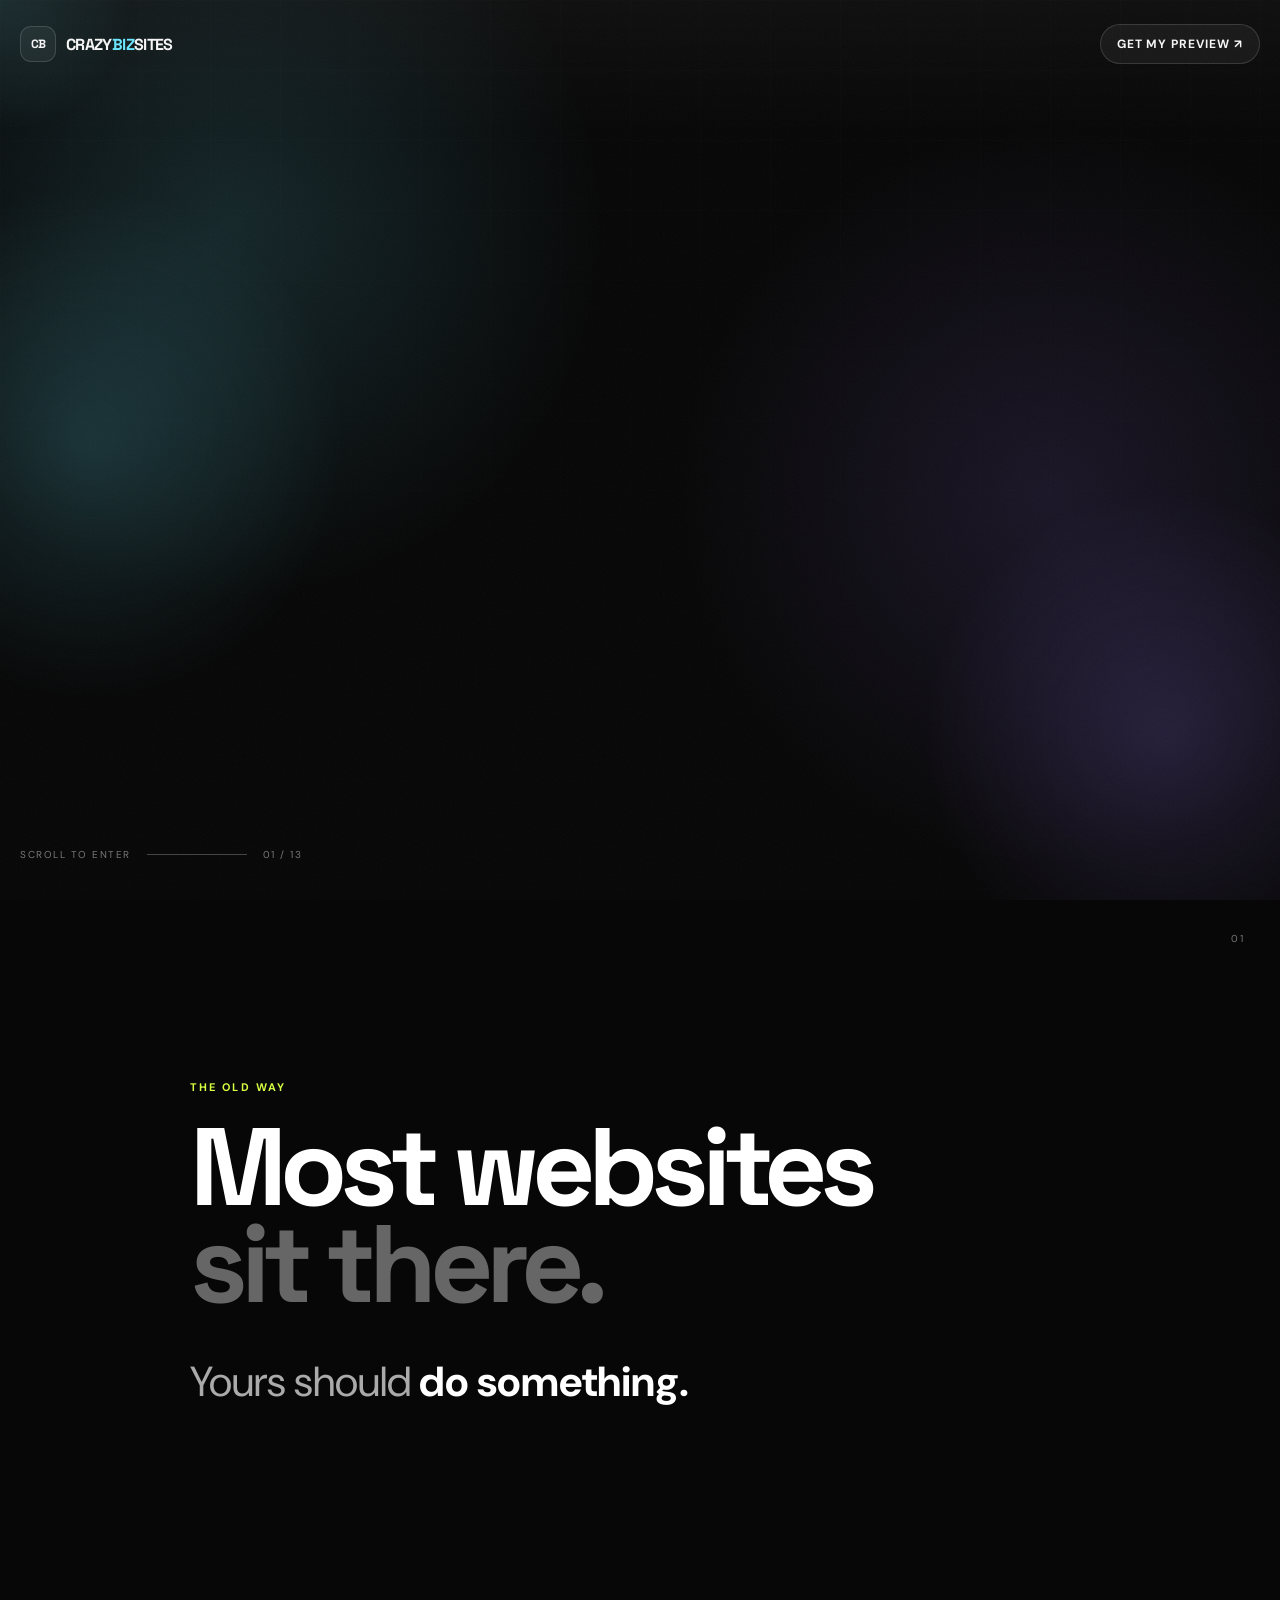
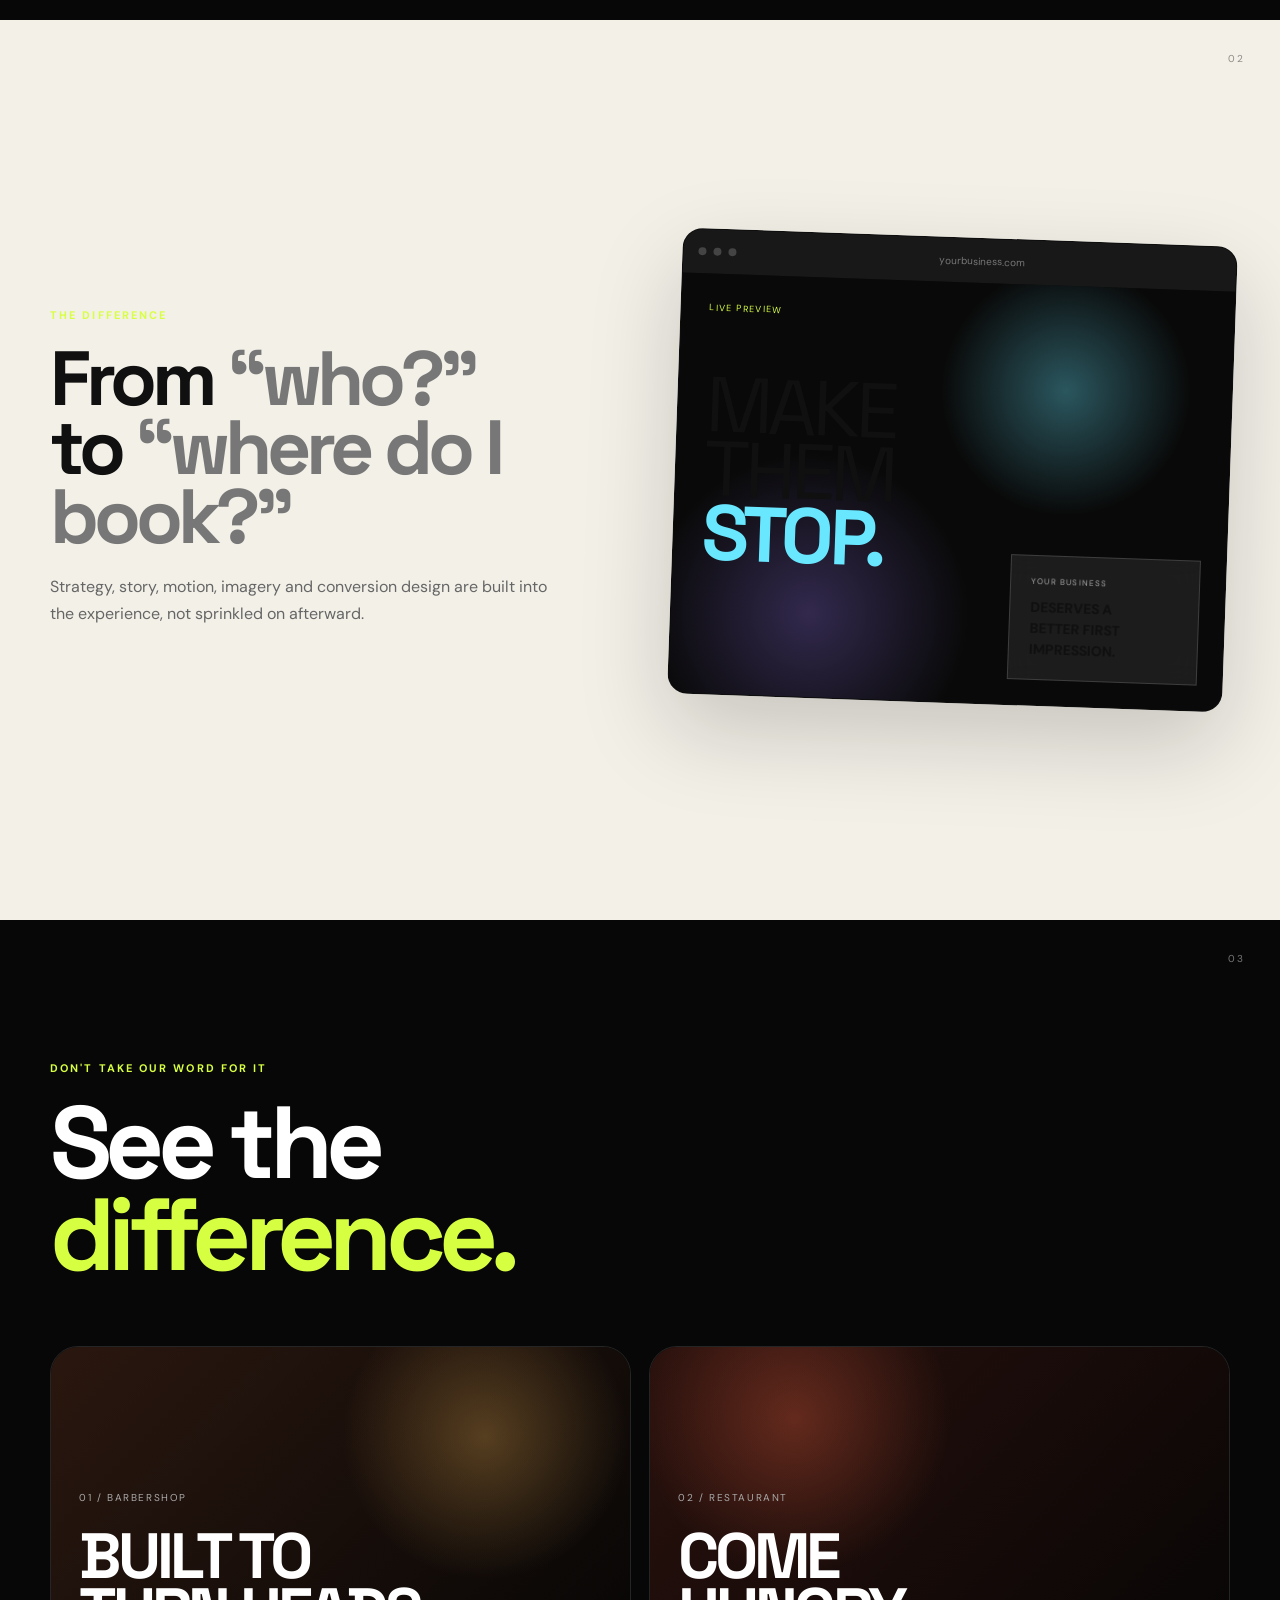
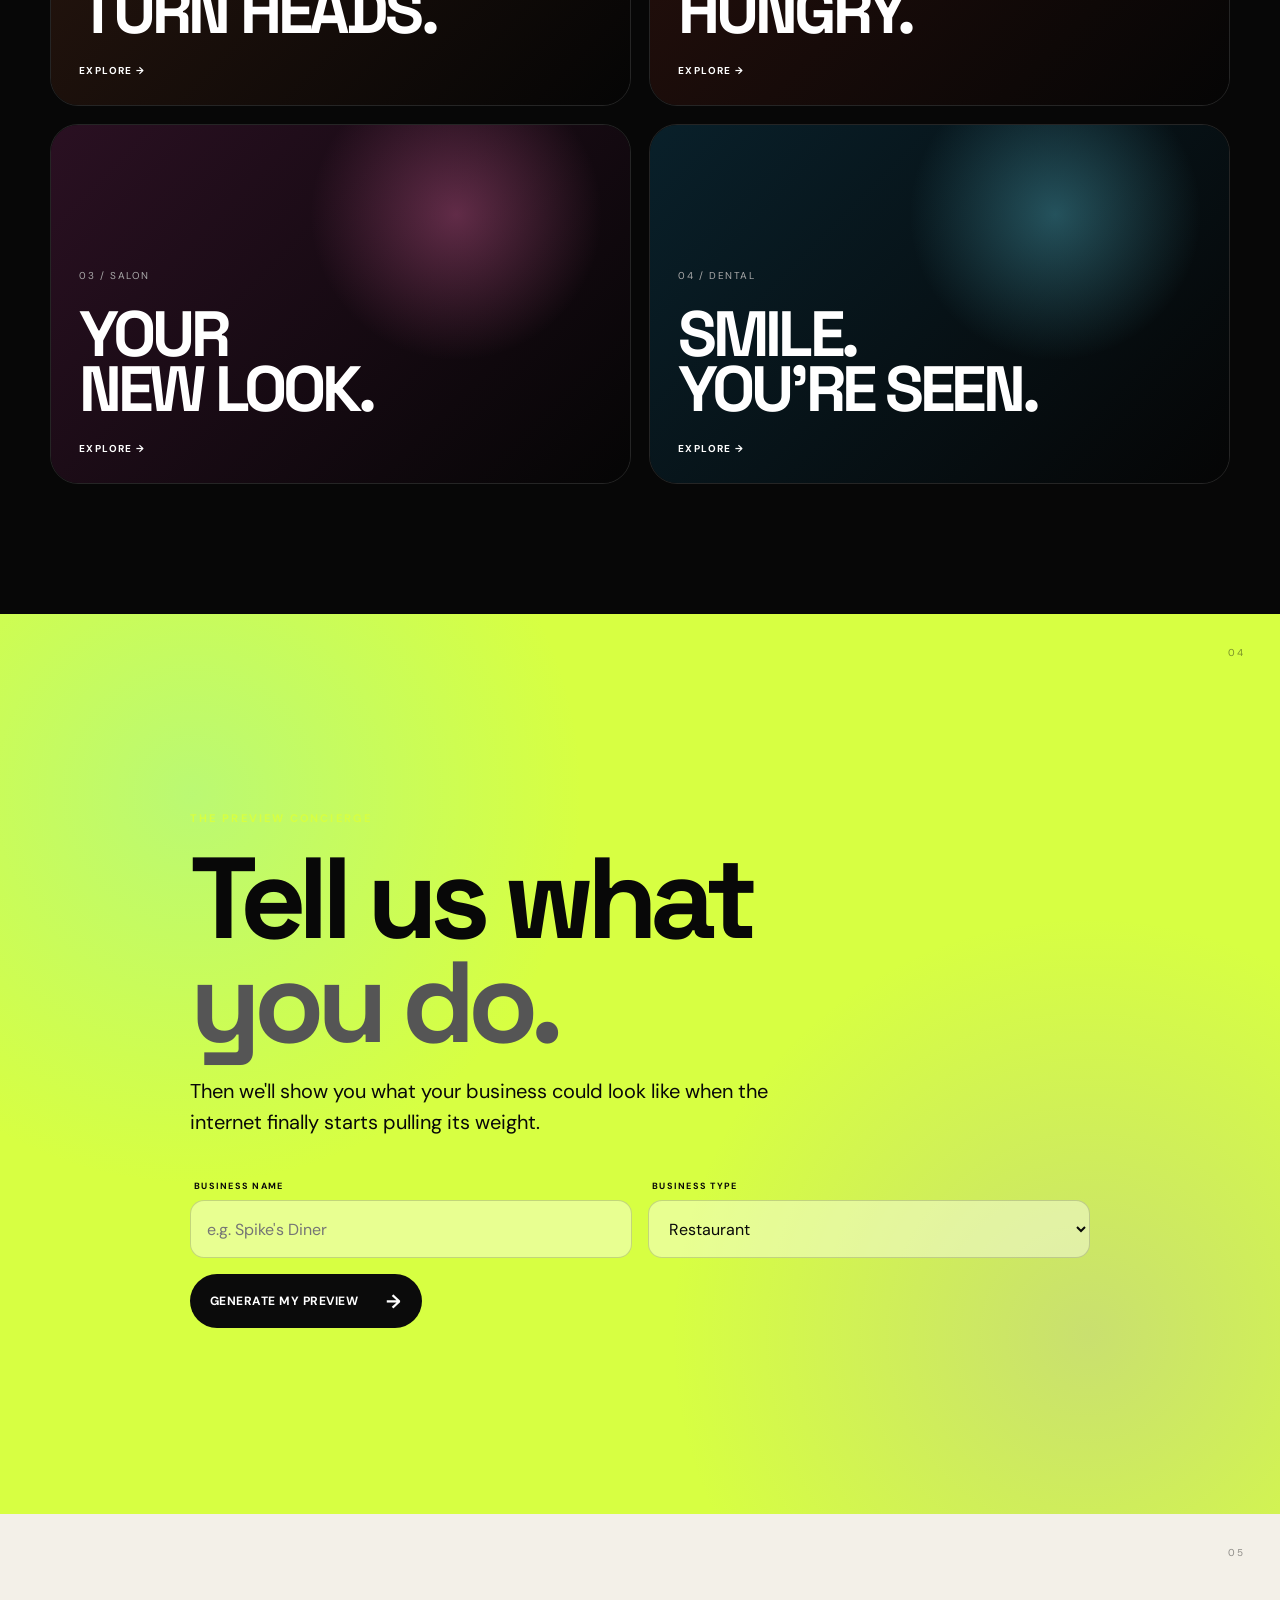
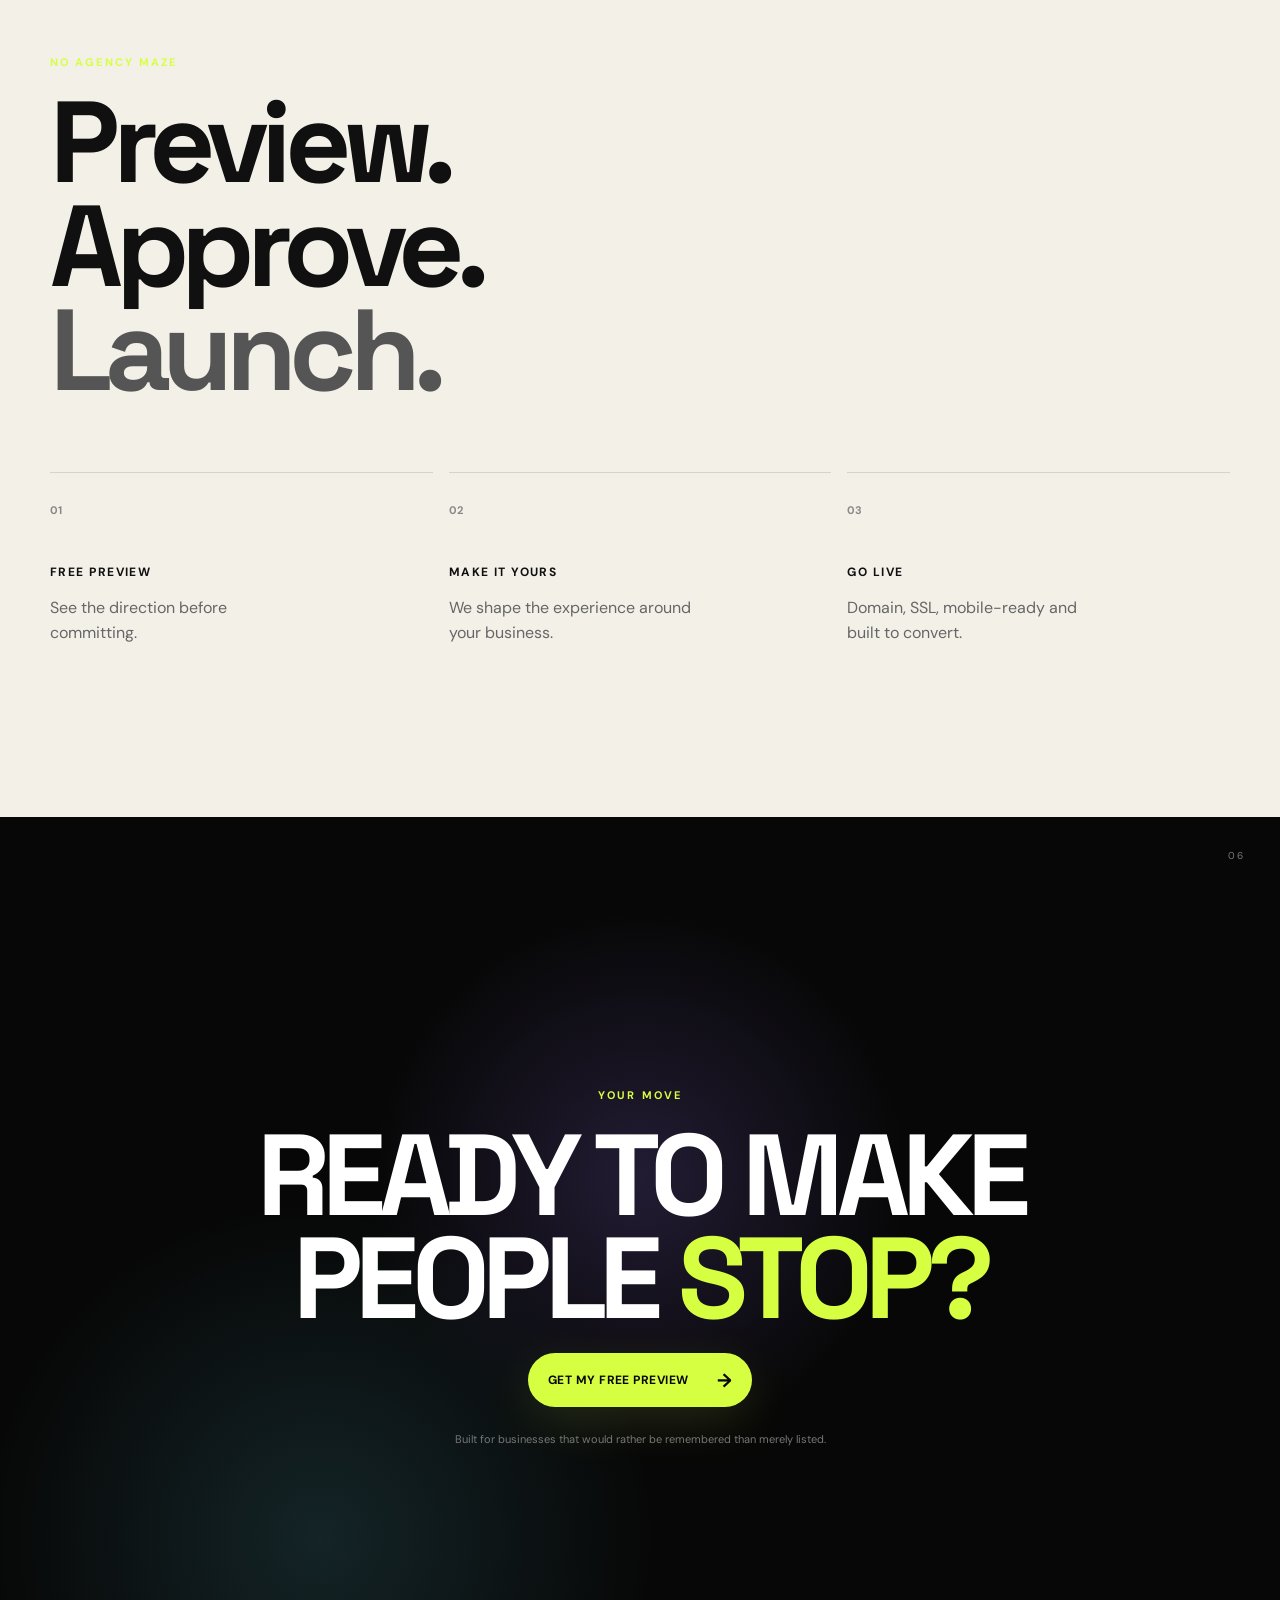
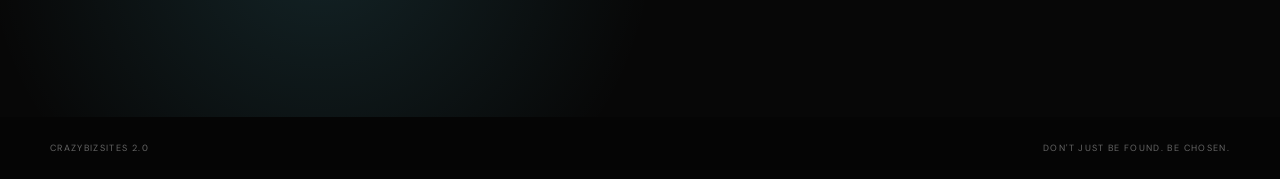
<file: crazybizsites_2_0_file_01_index.html>
<!DOCTYPE html>
<html lang="en">
<head>
  <meta charset="UTF-8" />
  <meta name="viewport" content="width=device-width, initial-scale=1.0" />
  <meta name="theme-color" content="#070707" />
  <meta name="description" content="CrazyBizSites 2.0 — websites engineered to make businesses impossible to ignore." />
  <title>CrazyBizSites 2.0 — Don't Just Be Found. Be Chosen.</title>
  <link rel="preconnect" href="https://fonts.googleapis.com">
  <link rel="preconnect" href="https://fonts.gstatic.com" crossorigin>
  <link href="https://fonts.googleapis.com/css2?family=DM+Sans:wght@400;500;600;700&family=Space+Grotesk:wght@400;500;600;700&display=swap" rel="stylesheet">
  <link rel="stylesheet" href="styles.css">
</head>

<body>
  <div class="site-noise" aria-hidden="true"></div>
  <div class="cursor-glow" aria-hidden="true"></div>

  <!-- CINEMATIC INTRO -->
  <header class="hero" id="top">
    <div class="hero-media" aria-hidden="true">
      <div class="hero-orb hero-orb-a"></div>
      <div class="hero-orb hero-orb-b"></div>
      <div class="hero-grid"></div>
      <div class="hero-scan"></div>
    </div>

    <nav class="nav">
      <a class="brand" href="#top" aria-label="CrazyBizSites home">
        <span class="brand-mark">CB</span>
        <span>CRAZY<span>BIZ</span>SITES</span>
      </a>
      <a class="nav-cta" href="#preview">GET MY PREVIEW <span>↗</span></a>
    </nav>

    <div class="hero-content">
      <p class="eyebrow reveal">YOUR BUSINESS. YOUR FIRST IMPRESSION.</p>

      <h1 class="hero-title reveal">
        DON'T JUST<br>
        <span>BE FOUND.</span><br>
        <em>BE CHOSEN.</em>
      </h1>

      <p class="hero-copy reveal">
        We turn local businesses into the kind of brands people stop scrolling for.
      </p>

      <div class="hero-actions reveal">
        <a class="button button-primary" href="#preview">
          <span>SEE WHAT YOUR BUSINESS COULD LOOK LIKE</span>
          <b>→</b>
        </a>
        <a class="text-link" href="#showcase">WATCH THE EXPERIENCE ↓</a>
      </div>
    </div>

    <div class="hero-bottom">
      <span>SCROLL TO ENTER</span>
      <span class="scroll-line"></span>
      <span>01 / 13</span>
    </div>
  </header>

  <!-- THE FIRST PUNCH -->
  <main>
    <section class="statement section-dark" id="experience">
      <div class="section-number">01</div>
      <div class="statement-wrap">
        <p class="kicker">THE OLD WAY</p>
        <h2>Most websites<br><span>sit there.</span></h2>
        <p class="statement-large">
          Yours should <strong>do something.</strong>
        </p>
      </div>
    </section>

    <!-- VISUAL TRANSFORMATION -->
    <section class="transformation section-light">
      <div class="section-number">02</div>
      <div class="transformation-copy">
        <p class="kicker">THE DIFFERENCE</p>
        <h2>From <span>“who?”</span><br>to <span>“where do I book?”</span></h2>
        <p>
          Strategy, story, motion, imagery and conversion design are built into the experience,
          not sprinkled on afterward.
        </p>
      </div>

      <div class="fake-browser" aria-label="Animated website preview">
        <div class="browser-bar">
          <i></i><i></i><i></i>
          <span>yourbusiness.com</span>
        </div>
        <div class="browser-stage">
          <div class="stage-tag">LIVE PREVIEW</div>
          <div class="stage-title">MAKE<br>THEM<br><b>STOP.</b></div>
          <div class="stage-card">
            <span>YOUR BUSINESS</span>
            <strong>DESERVES A<br>BETTER FIRST<br>IMPRESSION.</strong>
          </div>
        </div>
      </div>
    </section>

    <!-- SHOWCASE -->
    <section class="showcase section-dark" id="showcase">
      <div class="section-number">03</div>
      <div class="section-heading">
        <p class="kicker">DON'T TAKE OUR WORD FOR IT</p>
        <h2>See the<br><span>difference.</span></h2>
      </div>

      <div class="showcase-grid">
        <article class="showcase-card card-barber">
          <div class="card-glow"></div>
          <p>01 / BARBERSHOP</p>
          <h3>BUILT TO<br>TURN HEADS.</h3>
          <span>EXPLORE →</span>
        </article>

        <article class="showcase-card card-diner">
          <div class="card-glow"></div>
          <p>02 / RESTAURANT</p>
          <h3>COME<br>HUNGRY.</h3>
          <span>EXPLORE →</span>
        </article>

        <article class="showcase-card card-salon">
          <div class="card-glow"></div>
          <p>03 / SALON</p>
          <h3>YOUR<br>NEW LOOK.</h3>
          <span>EXPLORE →</span>
        </article>

        <article class="showcase-card card-dental">
          <div class="card-glow"></div>
          <p>04 / DENTAL</p>
          <h3>SMILE.<br>YOU'RE SEEN.</h3>
          <span>EXPLORE →</span>
        </article>
      </div>
    </section>

    <!-- CONCIERGE -->
    <section class="concierge section-accent" id="preview">
      <div class="section-number">04</div>
      <div class="concierge-inner">
        <p class="kicker">THE PREVIEW CONCIERGE</p>
        <h2>Tell us what<br><span>you do.</span></h2>
        <p>
          Then we'll show you what your business could look like when the internet finally
          starts pulling its weight.
        </p>

        <form class="preview-form" id="previewForm">
          <label>
            <span>BUSINESS NAME</span>
            <input id="businessName" name="businessName" type="text" placeholder="e.g. Spike's Diner" autocomplete="organization" required>
          </label>

          <label>
            <span>BUSINESS TYPE</span>
            <select id="businessType" name="businessType">
              <option>Restaurant</option>
              <option>Barbershop</option>
              <option>Salon</option>
              <option>Dentist</option>
              <option>Fitness</option>
              <option>Auto</option>
              <option>Other</option>
            </select>
          </label>

          <button class="button button-dark" type="submit">
            <span>GENERATE MY PREVIEW</span><b>→</b>
          </button>
        </form>

        <div class="preview-result" id="previewResult" hidden>
          <span>PREVIEW QUEUED</span>
          <strong id="previewName">YOUR BUSINESS</strong>
          <p>Next layer: your visual world.</p>
        </div>
      </div>
    </section>

    <!-- OFFER -->
    <section class="offer section-light">
      <div class="section-number">05</div>
      <p class="kicker">NO AGENCY MAZE</p>
      <h2>Preview.<br>Approve.<br><span>Launch.</span></h2>

      <div class="offer-steps">
        <div><b>01</b><span>FREE PREVIEW</span><p>See the direction before committing.</p></div>
        <div><b>02</b><span>MAKE IT YOURS</span><p>We shape the experience around your business.</p></div>
        <div><b>03</b><span>GO LIVE</span><p>Domain, SSL, mobile-ready and built to convert.</p></div>
      </div>
    </section>

    <!-- FINAL PUNCH -->
    <section class="finale section-dark">
      <div class="finale-bg"></div>
      <div class="section-number">06</div>
      <div class="finale-content">
        <p class="kicker">YOUR MOVE</p>
        <h2>READY TO MAKE<br>PEOPLE <span>STOP?</span></h2>
        <a class="button button-primary" href="#preview">
          <span>GET MY FREE PREVIEW</span><b>→</b>
        </a>
        <p class="fine-print">Built for businesses that would rather be remembered than merely listed.</p>
      </div>
    </section>
  </main>

  <footer class="footer">
    <span>CRAZYBIZSITES 2.0</span>
    <span>DON'T JUST BE FOUND. BE CHOSEN.</span>
  </footer>

  <script src="script.js"></script>
</body>
</html>
</file>
<file: styles.css>
@import url('https://fonts.googleapis.com/css2?family=DM+Sans:wght@400;500;600;700&family=Space+Grotesk:wght@400;500;600;700&display=swap');

:root{
  --bg:#070707;
  --paper:#f3f0e8;
  --ink:#101010;
  --muted:#9d9d9d;
  --white:#f7f7f7;
  --lime:#d7ff42;
  --cyan:#69e7ff;
  --violet:#9d7cff;
  --pink:#ff72b7;
  --line:rgba(255,255,255,.14);
  --dark-line:rgba(0,0,0,.12);
  --max:1240px;
  --radius:28px;
}
*{box-sizing:border-box}
html{scroll-behavior:smooth}
body{
  margin:0;
  background:var(--bg);
  color:var(--white);
  font-family:"DM Sans",sans-serif;
  overflow-x:hidden;
}
body:before{
  content:"";
  position:fixed;
  inset:0;
  pointer-events:none;
  z-index:20;
  opacity:.035;
  background-image:url("data:image/svg+xml,%3Csvg xmlns='http://www.w3.org/2000/svg' width='180' height='180'%3E%3Cfilter id='n'%3E%3CfeTurbulence type='fractalNoise' baseFrequency='.8' numOctaves='3' stitchTiles='stitch'/%3E%3C/filter%3E%3Crect width='100%25' height='100%25' filter='url(%23n)'/%3E%3C/svg%3E");
}
a{color:inherit;text-decoration:none}
button,input,select{font:inherit}
button{cursor:pointer}
::selection{background:var(--lime);color:#000}
.site-noise{position:fixed;inset:0;pointer-events:none;z-index:30;opacity:.035}
.cursor-glow{
  position:fixed;
  width:280px;height:280px;
  border-radius:50%;
  pointer-events:none;
  z-index:1;
  background:radial-gradient(circle,rgba(105,231,255,.12),transparent 68%);
  transform:translate(-50%,-50%);
}
.hero{
  min-height:100svh;
  position:relative;
  display:flex;
  flex-direction:column;
  overflow:hidden;
  background:
    radial-gradient(circle at 18% 25%,rgba(105,231,255,.14),transparent 30%),
    radial-gradient(circle at 82% 55%,rgba(157,124,255,.13),transparent 32%),
    #070707;
}
.hero-media{position:absolute;inset:0;overflow:hidden}
.hero-orb{
  position:absolute;
  border-radius:50%;
  filter:blur(8px);
  opacity:.8;
}
.hero-orb-a{
  width:44vw;height:44vw;
  left:-15vw;top:18vh;
  background:radial-gradient(circle,rgba(105,231,255,.20),transparent 65%);
}
.hero-orb-b{
  width:42vw;height:42vw;
  right:-12vw;bottom:-8vw;
  background:radial-gradient(circle,rgba(157,124,255,.22),transparent 65%);
}
.hero-grid{
  position:absolute;inset:0;
  opacity:.16;
  background-image:
    linear-gradient(rgba(255,255,255,.07) 1px,transparent 1px),
    linear-gradient(90deg,rgba(255,255,255,.07) 1px,transparent 1px);
  background-size:70px 70px;
  mask-image:linear-gradient(to bottom,black,transparent 90%);
}
.hero-scan{
  position:absolute;left:0;right:0;top:-20%;
  height:35%;
  background:linear-gradient(transparent,rgba(255,255,255,.04),transparent);
  animation:scan 9s linear infinite;
}
@keyframes scan{to{transform:translateY(420%)}}
.nav{
  position:relative;
  z-index:5;
  width:min(calc(100% - 36px),var(--max));
  margin:0 auto;
  padding:24px 0;
  display:flex;
  align-items:center;
  justify-content:space-between;
}
.brand{
  display:flex;
  align-items:center;
  gap:10px;
  font-family:"Space Grotesk",sans-serif;
  font-weight:700;
  letter-spacing:-.04em;
}
.brand>span:last-child span{color:var(--cyan)}
.brand-mark{
  width:36px;height:36px;
  display:grid;place-items:center;
  border:1px solid var(--line);
  border-radius:11px;
  background:rgba(255,255,255,.05);
  font-size:12px;
}
.nav-cta{
  padding:11px 16px;
  border:1px solid var(--line);
  border-radius:999px;
  background:rgba(255,255,255,.05);
  font-size:12px;
  font-weight:700;
  letter-spacing:.08em;
  transition:.25s;
}
.nav-cta:hover{background:var(--white);color:#000}
.hero-content{
  width:min(calc(100% - 36px),var(--max));
  margin:auto;
  padding:80px 0 120px;
  position:relative;
  z-index:3;
}
.eyebrow,.kicker{
  font-size:11px;
  font-weight:700;
  letter-spacing:.19em;
  text-transform:uppercase;
  color:var(--lime);
}
.hero-title{
  max-width:900px;
  margin:22px 0;
  font-family:"Space Grotesk",sans-serif;
  font-size:clamp(58px,9vw,128px);
  line-height:.86;
  letter-spacing:-.065em;
}
.hero-title span{color:var(--cyan)}
.hero-title em{font-style:normal;color:var(--violet)}
.hero-copy{
  max-width:590px;
  color:#c6c6c6;
  font-size:clamp(17px,2vw,21px);
  line-height:1.55;
}
.hero-actions{
  display:flex;
  flex-wrap:wrap;
  align-items:center;
  gap:18px;
  margin-top:34px;
}
.button{
  display:inline-flex;
  align-items:center;
  justify-content:space-between;
  gap:28px;
  min-height:54px;
  padding:0 20px;
  border:0;
  border-radius:999px;
  font-weight:700;
  font-size:12px;
  letter-spacing:.04em;
  transition:transform .25s,box-shadow .25s;
}
.button:hover{transform:translateY(-3px)}
.button b{font-size:19px}
.button-primary{
  color:#080808;
  background:var(--lime);
  box-shadow:0 15px 50px rgba(215,255,66,.12);
}
.button-dark{background:#0b0b0b;color:#fff}
.text-link{
  color:#bbb;
  font-size:11px;
  font-weight:700;
  letter-spacing:.13em;
}
.hero-bottom{
  width:min(calc(100% - 36px),var(--max));
  margin:auto;
  padding:0 0 25px;
  position:relative;
  z-index:4;
  display:flex;
  align-items:center;
  gap:16px;
  color:#777;
  font-size:10px;
  letter-spacing:.15em;
}
.scroll-line{height:1px;width:100px;background:#444}
.section-dark,.section-light,.section-accent{position:relative;overflow:hidden}
.section-dark{background:#070707;color:#fff}
.section-light{background:var(--paper);color:var(--ink)}
.section-accent{
  background:
    radial-gradient(circle at 15% 20%,rgba(105,231,255,.26),transparent 30%),
    radial-gradient(circle at 85% 80%,rgba(157,124,255,.24),transparent 32%),
    #d7ff42;
  color:#080808;
}
.section-number{
  position:absolute;
  top:32px;
  right:36px;
  font-size:10px;
  letter-spacing:.15em;
  opacity:.45;
}
.statement{
  min-height:80svh;
  display:grid;
  place-items:center;
  padding:100px 24px;
}
.statement-wrap{width:min(900px,100%)}
.statement h2{
  font-family:"Space Grotesk",sans-serif;
  font-size:clamp(54px,9vw,110px);
  line-height:.88;
  letter-spacing:-.065em;
  margin:25px 0;
}
.statement h2 span{color:#666}
.statement-large{font-size:clamp(24px,4vw,42px);color:#aaa}
.statement-large strong{color:#fff}
.transformation{
  min-height:100svh;
  padding:110px max(24px,calc((100vw - 1180px)/2));
  display:grid;
  grid-template-columns:1fr 1fr;
  gap:70px;
  align-items:center;
}
.transformation-copy h2,
.section-heading h2,
.offer h2,
.finale h2,
.concierge h2{
  font-family:"Space Grotesk",sans-serif;
  letter-spacing:-.065em;
  line-height:.9;
}
.transformation-copy h2{
  font-size:clamp(48px,6vw,88px);
  margin:22px 0;
}
.transformation-copy h2 span{color:#777}
.transformation-copy>p:last-child{
  max-width:520px;
  color:#666;
  line-height:1.7;
}
.fake-browser{
  border:1px solid rgba(0,0,0,.16);
  border-radius:20px;
  overflow:hidden;
  background:#101010;
  box-shadow:0 35px 90px rgba(0,0,0,.18);
  transform:rotate(2deg);
}
.browser-bar{
  height:44px;
  padding:0 15px;
  display:flex;
  align-items:center;
  gap:7px;
  background:#181818;
  color:#777;
  font-size:10px;
}
.browser-bar i{
  width:8px;height:8px;border-radius:50%;
  background:#444;
}
.browser-bar span{margin:auto}
.browser-stage{
  min-height:420px;
  position:relative;
  padding:28px;
  overflow:hidden;
  background:
    radial-gradient(circle at 70% 25%,rgba(105,231,255,.35),transparent 25%),
    radial-gradient(circle at 25% 80%,rgba(157,124,255,.28),transparent 30%),
    #090909;
}
.stage-tag{
  font-size:9px;
  letter-spacing:.15em;
  color:var(--lime);
}
.stage-title{
  margin-top:60px;
  font-family:"Space Grotesk",sans-serif;
  font-size:clamp(45px,7vw,78px);
  line-height:.82;
  letter-spacing:-.06em;
}
.stage-title b{color:var(--cyan)}
.stage-card{
  position:absolute;
  right:25px;
  bottom:25px;
  padding:20px;
  min-width:190px;
  background:rgba(255,255,255,.08);
  border:1px solid rgba(255,255,255,.15);
  backdrop-filter:blur(14px);
}
.stage-card span{display:block;font-size:8px;color:#aaa;letter-spacing:.15em;margin-bottom:10px}
.stage-card strong{font-size:14px;line-height:1.1}
.showcase{
  padding:130px max(24px,calc((100vw - 1180px)/2));
}
.section-heading h2{
  font-size:clamp(58px,8vw,105px);
  margin:22px 0 65px;
}
.section-heading h2 span{color:var(--lime)}
.showcase-grid{
  display:grid;
  grid-template-columns:repeat(2,1fr);
  gap:18px;
}
.showcase-card{
  min-height:360px;
  position:relative;
  overflow:hidden;
  border-radius:var(--radius);
  padding:28px;
  display:flex;
  flex-direction:column;
  justify-content:flex-end;
  border:1px solid rgba(255,255,255,.12);
  isolation:isolate;
  transition:transform .35s;
}
.showcase-card:hover{transform:translateY(-8px)}
.showcase-card:before{
  content:"";
  position:absolute;inset:0;z-index:-2;
  background:
    radial-gradient(circle at 75% 25%,rgba(255,255,255,.22),transparent 25%),
    linear-gradient(135deg,#181818,#050505);
}
.card-barber:before{background:radial-gradient(circle at 75% 25%,rgba(255,190,90,.28),transparent 28%),linear-gradient(135deg,#2a170f,#050505)}
.card-diner:before{background:radial-gradient(circle at 25% 20%,rgba(255,105,70,.30),transparent 30%),linear-gradient(135deg,#29110d,#050505)}
.card-salon:before{background:radial-gradient(circle at 70% 25%,rgba(255,114,183,.32),transparent 30%),linear-gradient(135deg,#2a1022,#050505)}
.card-dental:before{background:radial-gradient(circle at 70% 25%,rgba(105,231,255,.30),transparent 30%),linear-gradient(135deg,#09202a,#050505)}
.showcase-card p{font-size:10px;letter-spacing:.16em;color:#aaa}
.showcase-card h3{
  margin:15px 0 25px;
  font-family:"Space Grotesk",sans-serif;
  font-size:clamp(40px,5vw,70px);
  line-height:.86;
  letter-spacing:-.06em;
}
.showcase-card>span{font-size:10px;letter-spacing:.14em;font-weight:700}
.concierge{
  padding:130px max(24px,calc((100vw - 900px)/2));
  min-height:100svh;
  display:grid;
  place-items:center;
}
.concierge-inner{width:100%}
.concierge h2,.offer h2,.finale h2{
  font-size:clamp(60px,9vw,120px);
  margin:22px 0;
}
.concierge h2 span,.offer h2 span,.finale h2 span{color:#555}
.concierge> .concierge-inner>p:not(.kicker){
  max-width:620px;
  font-size:20px;
  line-height:1.55;
}
.preview-form{
  margin-top:42px;
  display:grid;
  grid-template-columns:1fr 1fr;
  gap:16px;
}
.preview-form label{display:block}
.preview-form label span{
  display:block;
  margin:0 0 8px 4px;
  font-size:9px;
  font-weight:700;
  letter-spacing:.14em;
}
.preview-form input,
.preview-form select{
  width:100%;
  height:58px;
  border:1px solid rgba(0,0,0,.16);
  border-radius:14px;
  padding:0 16px;
  background:rgba(255,255,255,.42);
  color:#080808;
  outline:none;
}
.preview-form input:focus,
.preview-form select:focus{border-color:#000}
.preview-form .button{grid-column:1/-1;justify-self:start}
.preview-result{
  margin-top:25px;
  padding:25px;
  border:1px solid rgba(0,0,0,.16);
  border-radius:18px;
  background:rgba(255,255,255,.38);
}
.preview-result span{
  display:block;
  font-size:9px;
  letter-spacing:.16em;
  font-weight:700;
}
.preview-result strong{
  display:block;
  margin-top:8px;
  font-family:"Space Grotesk",sans-serif;
  font-size:32px;
}
.preview-result p{margin-bottom:0}
.offer{
  padding:130px max(24px,calc((100vw - 1180px)/2));
  min-height:90svh;
}
.offer h2{font-size:clamp(60px,9vw,120px)}
.offer-steps{
  margin-top:70px;
  display:grid;
  grid-template-columns:repeat(3,1fr);
  gap:16px;
}
.offer-steps>div{
  padding:25px 0;
  border-top:1px solid var(--dark-line);
}
.offer-steps b{font-size:11px;color:#888}
.offer-steps span{display:block;margin-top:45px;font-size:12px;font-weight:700;letter-spacing:.12em}
.offer-steps p{max-width:260px;color:#666;line-height:1.55}
.finale{
  min-height:100svh;
  display:grid;
  place-items:center;
  padding:120px 24px;
  text-align:center;
}
.finale-bg{
  position:absolute;inset:0;
  background:
    radial-gradient(circle at 50% 40%,rgba(157,124,255,.18),transparent 32%),
    radial-gradient(circle at 25% 80%,rgba(105,231,255,.13),transparent 28%);
}
.finale-content{position:relative;z-index:2}
.finale h2 span{color:var(--lime)}
.fine-print{margin-top:25px;color:#777;font-size:11px}
.footer{
  display:flex;
  justify-content:space-between;
  gap:20px;
  padding:25px max(24px,calc((100vw - 1180px)/2));
  background:#050505;
  color:#666;
  font-size:9px;
  letter-spacing:.15em;
}
.reveal{opacity:0;transform:translateY(35px);transition:opacity .8s ease,transform .8s cubic-bezier(.2,.75,.2,1)}
.reveal.in{opacity:1;transform:none}

@media(max-width:800px){
  .hero-content{padding-top:70px}
  .hero-title{font-size:clamp(53px,15vw,82px)}
  .transformation{grid-template-columns:1fr;padding-top:100px;padding-bottom:100px}
  .fake-browser{transform:none}
  .showcase-grid{grid-template-columns:1fr}
  .showcase-card{min-height:330px}
  .preview-form{grid-template-columns:1fr}
  .preview-form .button{grid-column:auto;width:100%}
  .offer-steps{grid-template-columns:1fr}
  .footer{flex-direction:column}
}
@media(max-width:520px){
  .nav{padding-top:18px}
  .nav-cta{font-size:9px;padding:10px 12px}
  .brand{font-size:16px}
  .brand-mark{width:31px;height:31px}
  .hero-copy{font-size:16px}
  .hero-bottom{font-size:8px}
  .scroll-line{width:45px}
  .statement{min-height:70svh}
  .browser-stage{min-height:360px}
  .stage-title{margin-top:45px}
  .concierge h2,.offer h2,.finale h2{font-size:clamp(56px,17vw,82px)}
}
@media(prefers-reduced-motion:reduce){
  html{scroll-behavior:auto}
  *,*:before,*:after{animation:none!important;transition:none!important}
}
</file>
